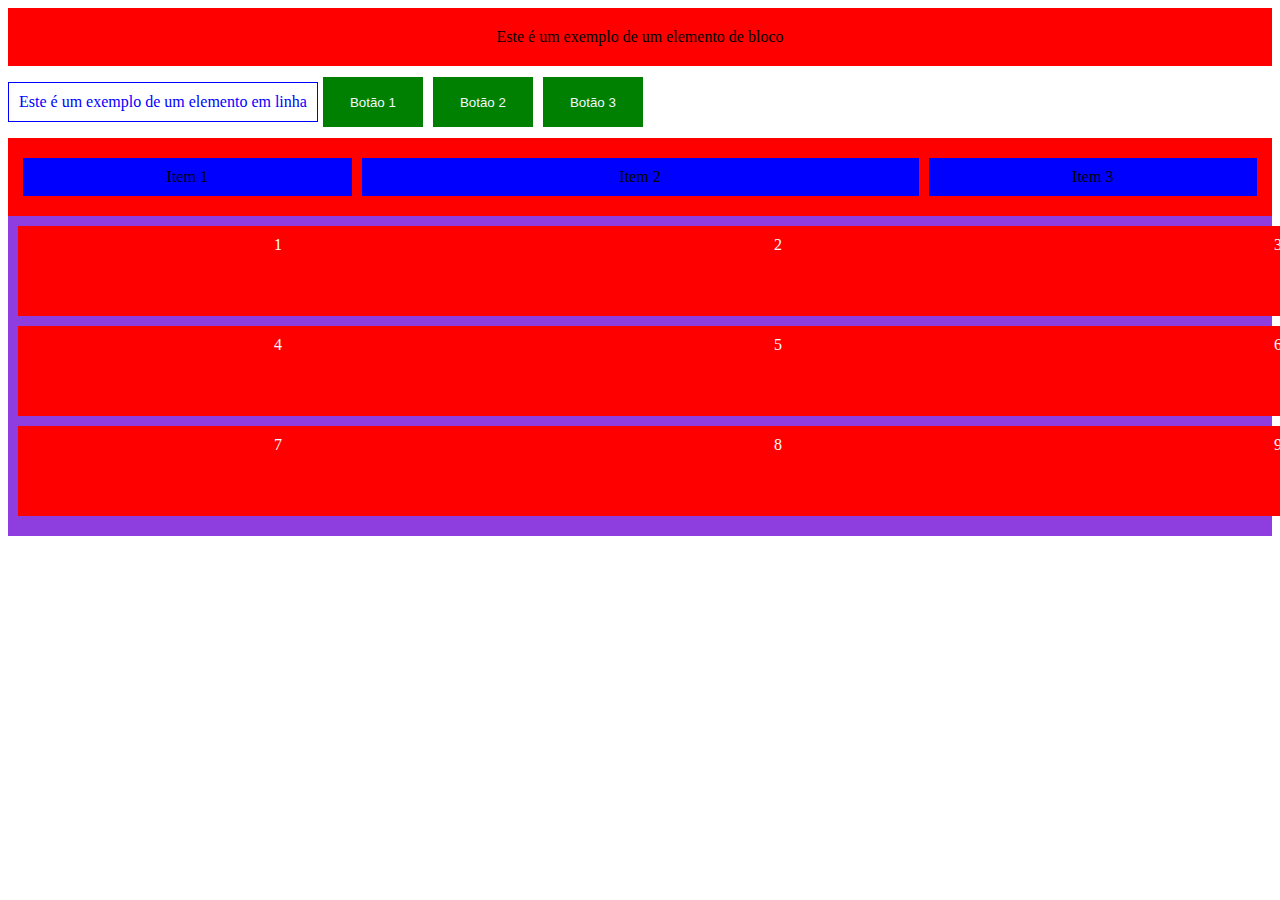
<file: 2º Bimestre/DisplayCSS/index.html>
<!DOCTYPE html>
<html lang="en">
<head>
    <meta charset="UTF-8">
    <meta http-equiv="X-UA-Compatible" content="IE=edge">
    <meta name="viewport" content="width=device-width, initial-scale=1.0">
    <title>Document</title>
    <link rel="stylesheet" href="style.css">
</head>
<body>
    <div class="título">Este é um exemplo de um elemento de bloco</div>

    <div class="white-row">
        <p>Este é um exemplo de um elemento em linha</p>
        <button>Botão 1</button>
        <button>Botão 2</button>
        <button>Botão 3</button>
    </div>

    <div class="red-row">
        <div class="i-1">Item 1</div>
        <div class="i-2">Item 2</div>
        <div class="i-1">Item 3</div>
    </div>

    <div class="purple-row">
        <div class="grid-item">1</div>
        <div class="grid-item">2</div>
        <div class="grid-item">3</div>
        <div class="grid-item">4</div>
        <div class="grid-item">5</div>
        <div class="grid-item">6</div>
        <div class="grid-item">7</div>
        <div class="grid-item">8</div>
        <div class="grid-item">9</div>
    </div>
</body>
</html>
</file>
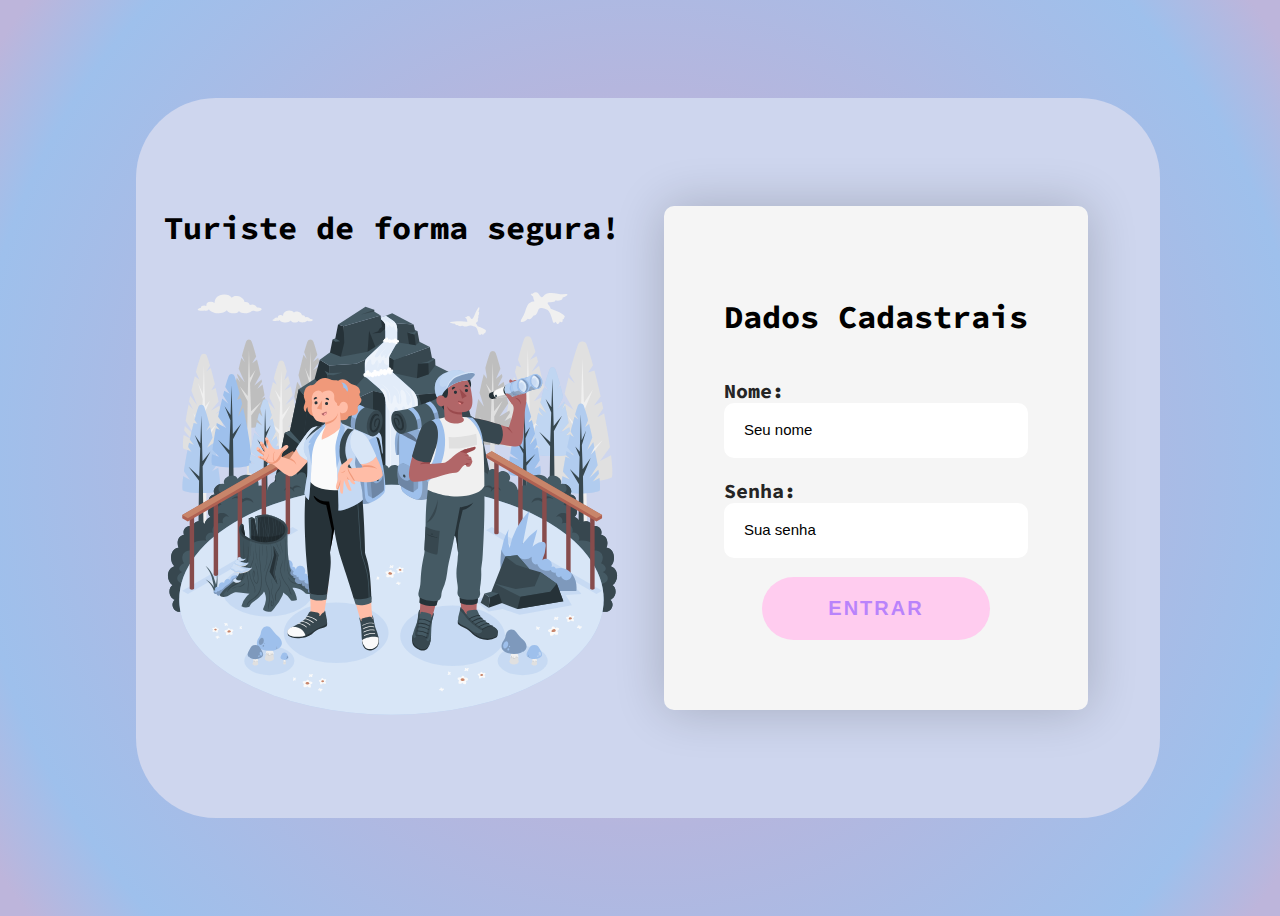
<file: 2º Bimestre/Login/index.html>
<!DOCTYPE html>
<html lang="en">
<head>
    <meta charset="UTF-8">
    <meta http-equiv="X-UA-Compatible" content="IE=edge">
    <meta name="viewport" content="width=device-width, initial-scale=1.0">
    <link rel="stylesheet" href="style.css">
    <title>Turismo</title>
</head>
<body>
    <main>
        <div class="img_side">
            <h1>Turiste de forma segura!</h1>
            <img src="ecotourism-amico.svg" alt="img">
        </div>
       <div class="right">
            <div class="card">
                <h1>Dados Cadastrais</h1>
                    <div class="textfield">
                        <label for="Nome">Nome:</label>
                        <input type="text" class="form-control" placeholder="Seu nome">
                    </div>
                    <div class="textfield">
                        <label for="senha">Senha:</label>
                        <input type="password" class="form-control" placeholder="Sua senha">
                    </div>
                        <button type="submit">Entrar</button>
            </div>
        </div>
    </main>
</body>
</html>
</file>
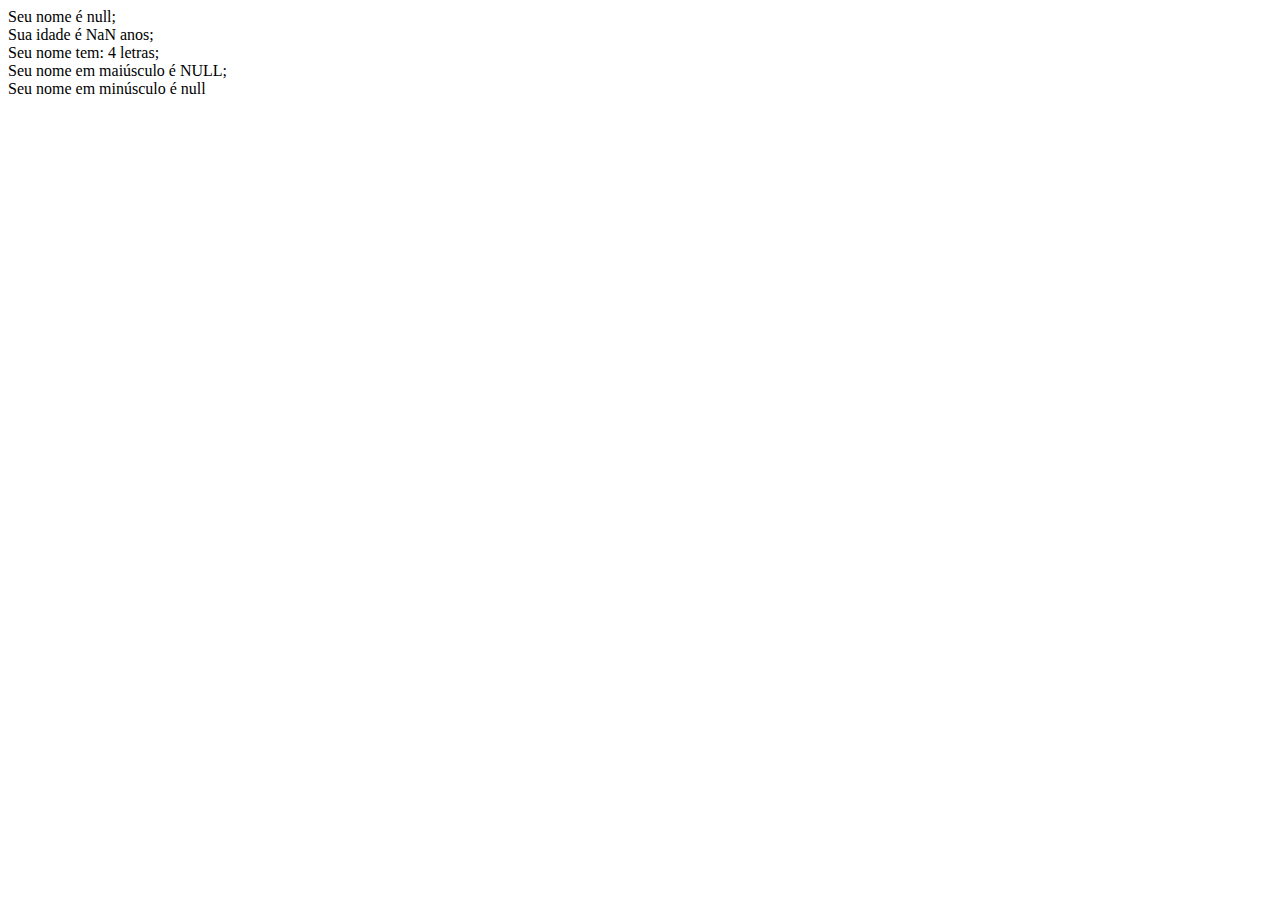
<file: 3° Bimestre/JS1/index.html>
<!DOCTYPE html>
<html lang="en">
<head>
    <meta charset="UTF-8">
    <meta http-equiv="X-UA-Compatible" content="IE=edge">
    <meta name="viewport" content="width=device-width, initial-scale=1.0">
    <title>Minha Primeira aula de JS</title>
</head>
<body>
    <script>

        //var n1 = prompt("Digite um número:").toString()

        //var n2 = String(prompt("Digite o segundo número: "))

        //alert("A soma dos números inteiros digitados é igual a: "+(n1+n2));
        var nome = String(prompt("Digite o seu nome: "));
        var idade = parseInt(prompt("Digite a sua idade: "));

        document.write(`Seu nome é ${nome}; <br>Sua idade é ${idade} anos; <br>Seu nome tem: ${nome.length} letras;<br> Seu nome em maiúsculo é ${nome.toUpperCase()}; <br>Seu nome em minúsculo é ${nome.toLowerCase()}`)
    </script>
</body>
</html>
</file>
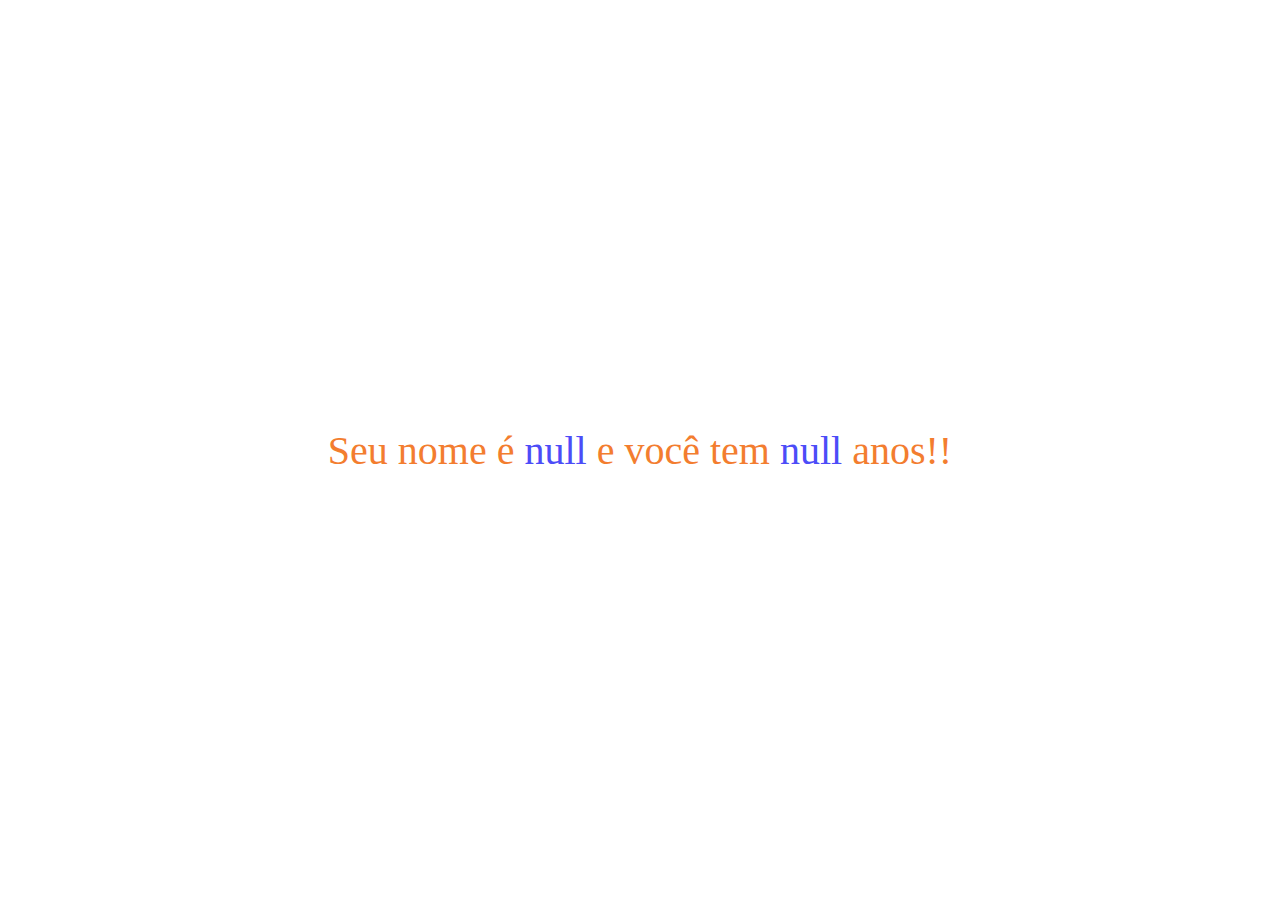
<file: 3° Bimestre/Quiz-Revisão/index.html>
<!DOCTYPE html>
<html lang="pt-br">
<head>
    <meta charset="UTF-8">
    <meta name="viewport" content="width=device-width, initial-scale=1.0">
    <title>Informações do Usuário</title>
    <style>
        body {
            display: flex;
            justify-content: center;
            align-items: center;
            height: 100vh;
            margin: 0;
        }

        p {
            color: #f37d2f;
            font-size: 40px;
            text-align: center;
        }

        .azul {
            color: rgb(76, 76, 248) !important; 
        }
    </style>
</head>
<body>
    <p></p>

    <script>
        document.addEventListener("DOMContentLoaded", function() {
          
            const nome = prompt("Digite seu nome:");
            const idade = prompt("Digite sua idade:");
    
            const frase = `Seu nome é <span class="azul">${nome}</span> e você tem <span class="azul">${idade} </span>anos!!`;

            const paragrafo = document.querySelector("p");
            paragrafo.innerHTML = frase;
        });
    </script>
</body>
</html>
</file>
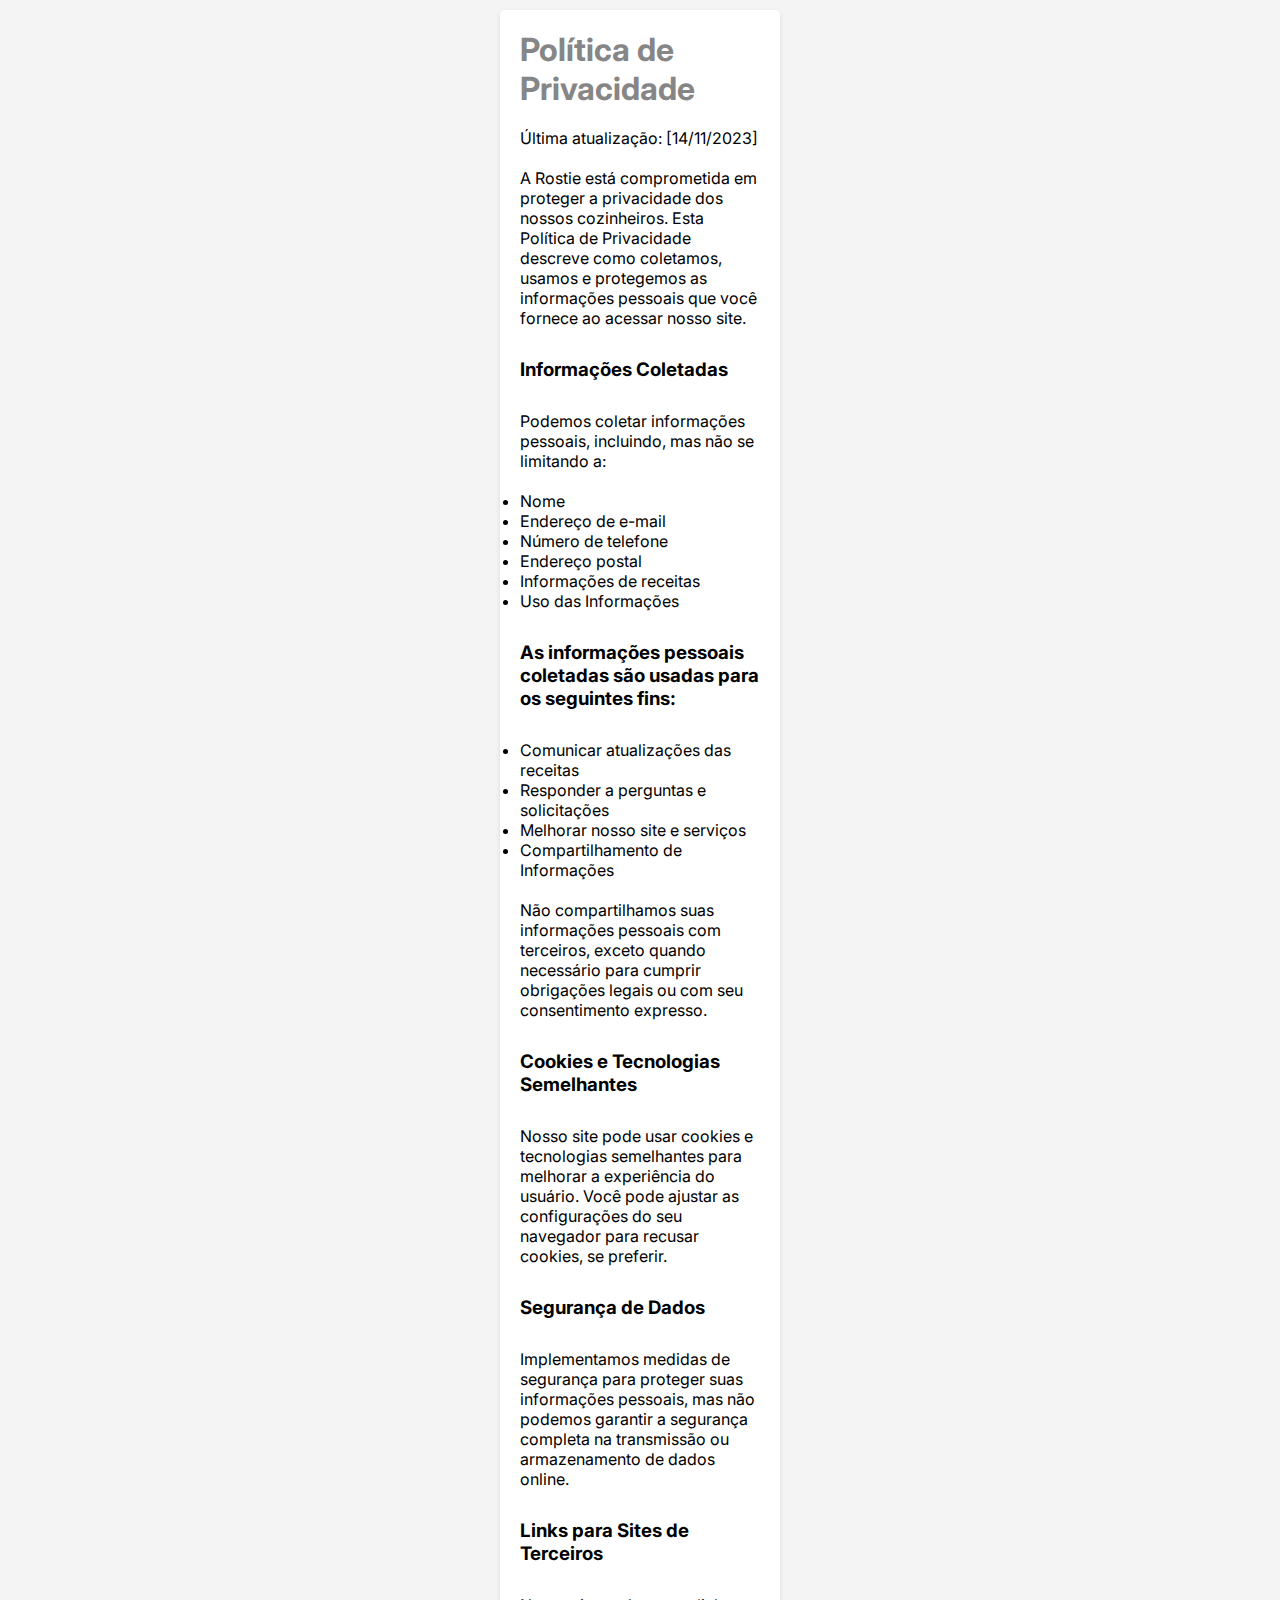
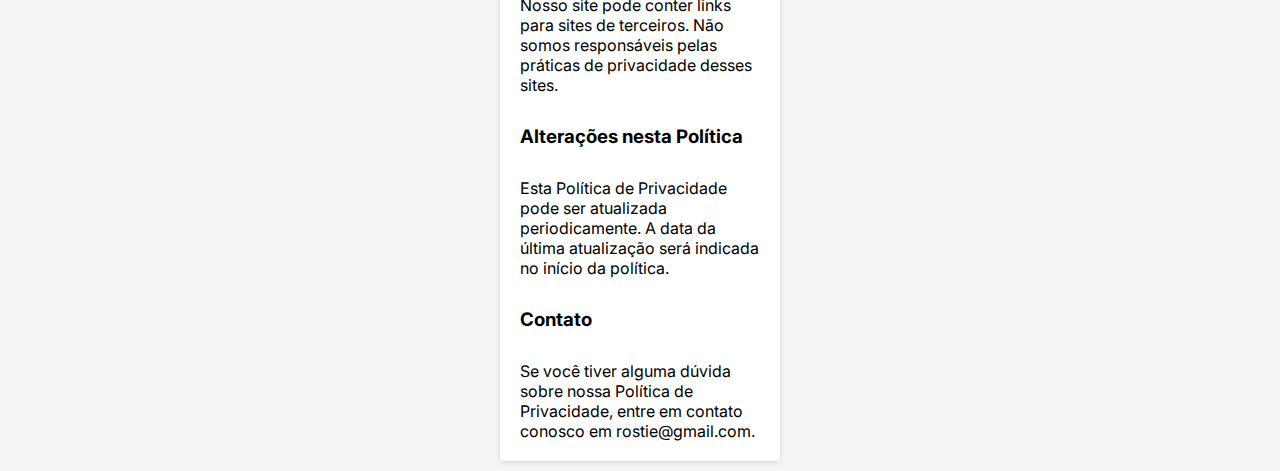
<file: Rostie/Termos/index.html>
<!DOCTYPE html>
<html lang="en">
<head>
    <meta charset="UTF-8">
    <meta name="viewport" content="width=device-width, initial-scale=1.0">
    <link rel="icon" href="public/favicon.svg" type="image/svg+xml">
    <link rel="stylesheet" href="style.css">
    <title>Políticas de Uso</title>
</head>
<body>
    <div class="container">
        <h1>Política de Privacidade</h1>
        <br> <p>Última atualização: [14/11/2023]</p> <br>
        <p>A Rostie está comprometida em proteger a privacidade dos nossos cozinheiros. Esta Política de Privacidade descreve como coletamos, usamos e protegemos as informações pessoais que você fornece ao acessar nosso site.</p>

        <h3>Informações Coletadas</h3>

Podemos coletar informações pessoais, incluindo, mas não se limitando a:<br>

<br><li>Nome</li>
<li>Endereço de e-mail</li>
<li>Número de telefone</li>
<li>Endereço postal</li>
<li>Informações de receitas</li>
<li>Uso das Informações</li>

<h3>As informações pessoais coletadas são usadas para os seguintes fins: <br></h3>

<li>Comunicar atualizações das receitas</li>
<li>Responder a perguntas e solicitações</li>
<li>Melhorar nosso site e serviços</li>
<li>Compartilhamento de Informações</li><br>

Não compartilhamos suas informações pessoais com terceiros, exceto quando necessário para cumprir obrigações legais ou com seu consentimento expresso.

<br><h3>Cookies e Tecnologias Semelhantes</h3>

Nosso site pode usar cookies e tecnologias semelhantes para melhorar a experiência do usuário. Você pode ajustar as configurações do seu navegador para recusar cookies, se preferir.

<h3>Segurança de Dados</h3>

Implementamos medidas de segurança para proteger suas informações pessoais, mas não podemos garantir a segurança completa na transmissão ou armazenamento de dados online.

<h3>Links para Sites de Terceiros</h3>

Nosso site pode conter links para sites de terceiros. Não somos responsáveis pelas práticas de privacidade desses sites.

<h3>Alterações nesta Política</h3>

Esta Política de Privacidade pode ser atualizada periodicamente. A data da última atualização será indicada no início da política.
 
<h3>Contato</h3>

Se você tiver alguma dúvida sobre nossa Política de Privacidade, entre em contato conosco em rostie@gmail.com.

    </div>
</body>
</html>
</file>
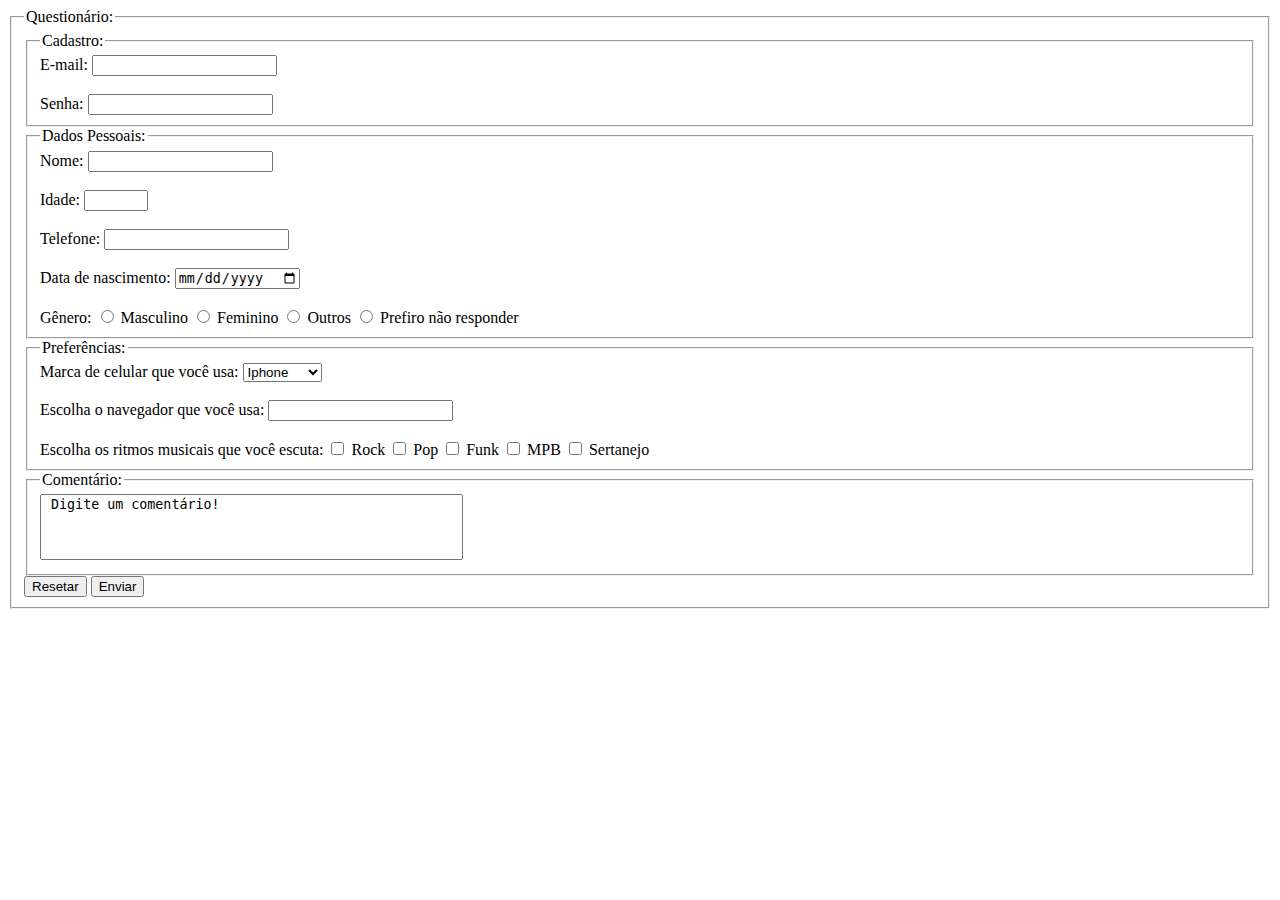
<file: 1º Bimestre/Formulario.html>
<!DOCTYPE html>
<html lang="en">
<head>
    <meta charset="UTF-8">
    <meta http-equiv="X-UA-Compatible" content="IE=edge">
    <meta name="viewport" content="width=device-width, initial-scale=1.0">
    <title>Document</title>
</head>
    <body>
        <form>
            <fieldset>
                <legend>Questionário:</legend>

                <fieldset>
                    <legend>Cadastro:</legend>

                    <label for="email">E-mail:</label>
                    <input type="email" id="email" name="email" required="">
                    <br> 
                    <br>
                    <label for="senha">Senha:</label>
                    <input type="senha" id="senha" name="senha">
                </fieldset>

                <fieldset>
                    <legend>Dados Pessoais:</legend>

                    <label for="nome">Nome:</label>
                    <input type="nome" id="email" name="nome" required="nome">
                    <br> 
                    <br>
                    <label for="idade">Idade:</label>
                    <input type="number" id="idade" name="idade" required="idade" min="7" max="130">           
                    <br> 
                    <br>
                    <label for="telefone">Telefone:</label>
                    <input type="tel" id="telefone" name="telefone" min="11" max="13">
                    <br> 
                    <br>
                    <label for="nascimento">Data de nascimento:</label>
                    <input type="date" id="nascimento" name="nascimento">
                    <br> 
                    <br>
                    <label for="genero">Gênero:</label>
                    <input
                        type="radio"
                        id="genero"
                        name="genero"
                        value="genero"
                    />

                    <label for="masculino">Masculino</label>
                    <input
                        type="radio"
                        id="masculino"
                        name="masculino"
                        value="masculino"
                    />

                    <label for="feminino">Feminino</label>
                    <input
                        type="radio"
                        id="feminino"
                        name="feminino"
                        value="feminino"
                    />

                    <label for="outros">Outros</label>
                    <input
                        type="radio"
                        id="outros"
                        name="outros"
                        value="outros"
                    />

                    <label for="semresposta">Prefiro não responder</label>

                </fieldset>

                   
                <fieldset>
                    <legend>Preferências:</legend>

                    <label for="semresposta">Marca de celular que você usa:</label>
                    <select name="marcas" id="marca">
                        <option value="iphone">Iphone</option>
                        <option value="samsung">Samsung</option>
                        <option value="motorola">Motorola</option>
                        <option value="xiaomi">Xiaomi</option>
                        <option value="lg">LG</option>
                        <option value="positivo">Positivo</option>
                        <option value="outro">Outro</option>

                    </select>
                    <br> 
                    <br>
                    <label for="navegador">Escolha o navegador que você usa:</label>
                    <input type="text" id="navegador" nome="navegador" list="navegador"/>

                    <datalist id="navegador">
                        <option value="Chrome">
                        <option value="Firefox">
                        <option value="Safari">
                        <option value="Edge">
                    </datalist>
                    <br>
                    <br>
                    <label>Escolha os ritmos musicais que você escuta:</label>

                    <input
                        type="checkbox"
                        id="musica"
                        name="rock"
                        value="musica"
                    />

                    <label for="rock">Rock</label>
                    <input
                        type="checkbox"
                        id="musica"
                        name="pop"
                        value="musica"
                    />
    
                    <label for="pop">Pop</label>
                    <input
                        type="checkbox"
                        id="musica"
                        name="funk"
                        value="musica"
                    />
    
                    <label for="funk">Funk</label>
                    <input
                        type="checkbox"
                        id="musica"
                        name="mpb"
                        value="musica"
                    />

                    <label for="mpb">MPB</label>
                    <input
                        type="checkbox"
                        id="musica"
                        name="sertanejo"
                        value="musica"
                    />

                    <label for="sertanejo">Sertanejo</label>
    
                </fieldset>


                <fieldset>
                    <legend>Comentário:</legend>
    
                    <textarea id="comentario" name="comentario" rows="4" cols="50" style="resize: none;"> Digite um comentário!</textarea>

                </fieldset>

            <button type="reset">Resetar</button>
            <button type="submit">Enviar</button>
        </form>

    </body>

</html>
</file>
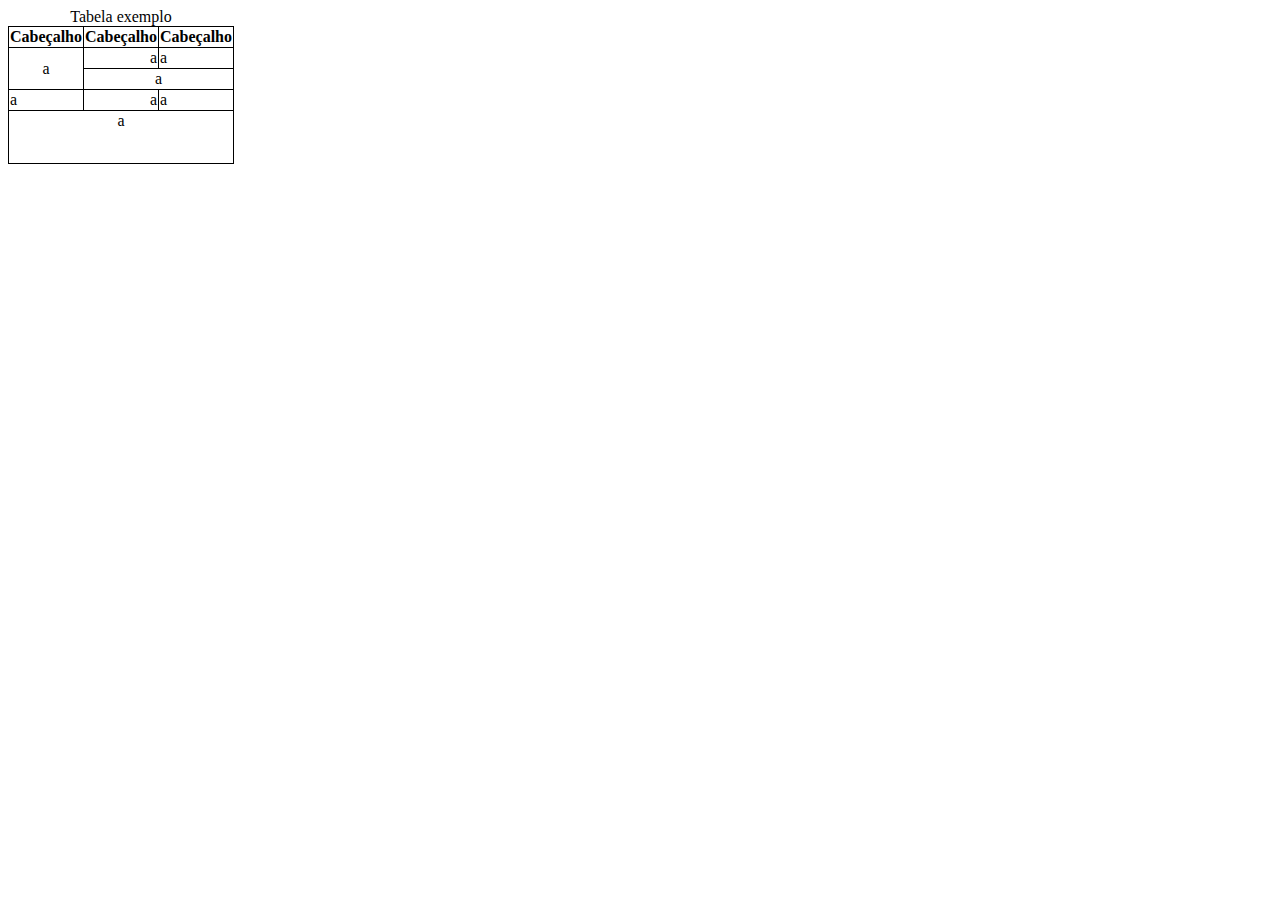
<file: 1º Bimestre/Tabela.html>
<!DOCTYPE html>
<html lang="en">
<head>
    <meta charset="UTF-8">
    <meta http-equiv="X-UA-Compatible" content="IE=edge">
    <meta name="viewport" content="width=device-width, initial-scale=1.0">
    <title>Document</title>
</head>
<body>
    <table style="border: 1px solid black; border-collapse: collapse;">
        <caption>Tabela exemplo</caption>
        <tr>
            <th style="border: 1px solid black">Cabeçalho</th>
            <th style="border: 1px solid rgb(0, 0, 0)">Cabeçalho</th>
            <th style="border: 1px solid black">Cabeçalho</th>
        </tr>
        <tr>
            <td rowspan="2" style="border: 1px solid black; text-align: center;">a</td>
            <td style="border: 1px solid black; text-align: end;">a</td>
            <td style="border: 1px solid black">a</td>
        </tr>
        <tr>
            <td colspan="2" style="border: 1px solid black; text-align: center;">a</td>
        </tr>
        <tr>
            <td style="border: 1px solid black">a</td>
            <td style="text-align: end;">a</td>
            <td style="border: 1px solid black">a</td>
        </tr>
        <tr style="border: 1px solid black;">
            <td colspan="3" style="height: 50px; text-align: center; vertical-align: top; border: 1px solid black; ">a</td>
        </tr>
    </table> 
</body>
</html>
</file>
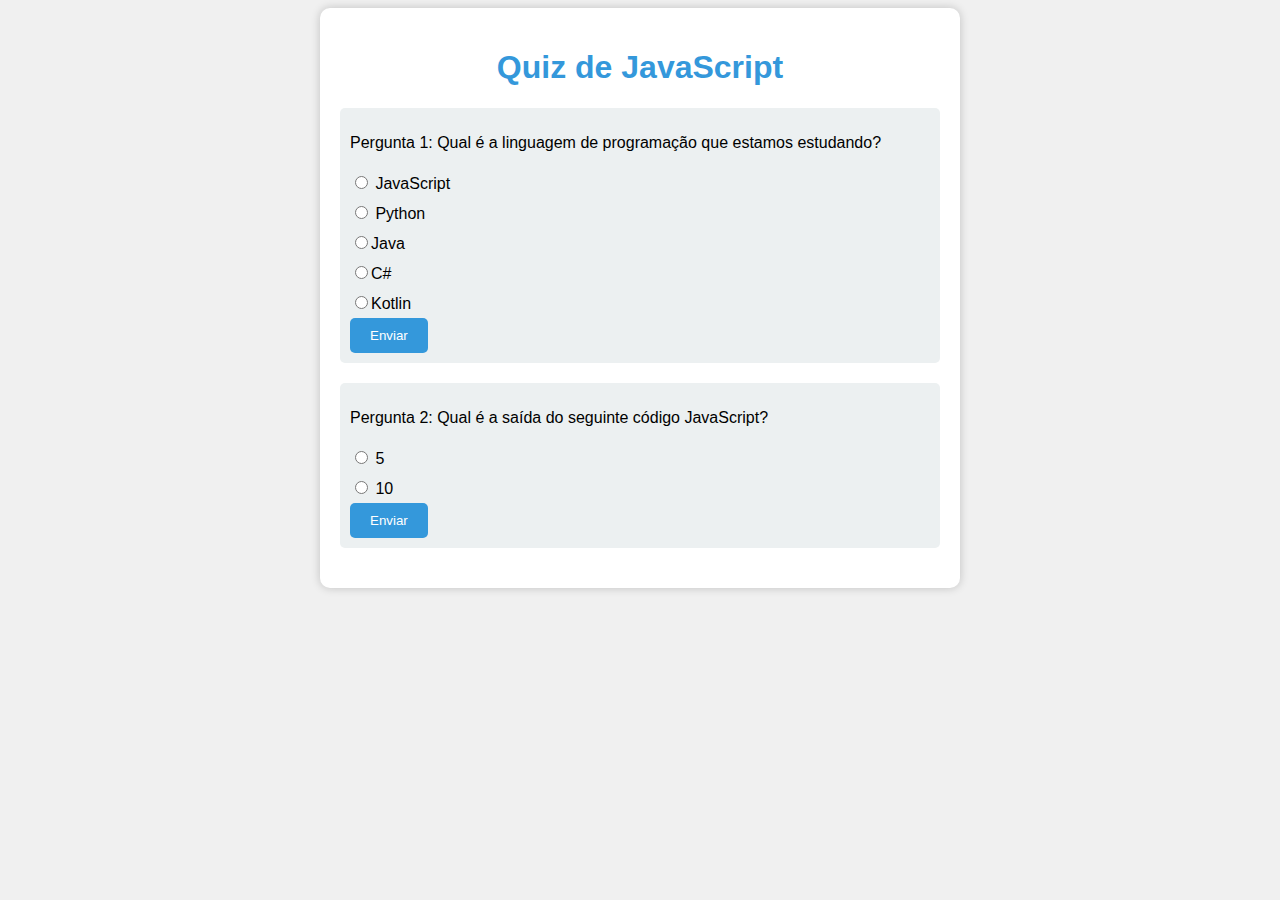
<file: 3° Bimestre/Quiz-Revisão/AtividadeEventos.html>
<!DOCTYPE html>
<html>
<head>
    <title>Quiz de JavaScript</title>
    <style>
        body {
            background-color: #f0f0f0;
            font-family: Arial, sans-serif;
        }

        .container {
            max-width: 600px;
            margin: 0 auto;
            padding: 20px;
            background-color: #ffffff;
            border-radius: 10px;
            box-shadow: 0 0 10px rgba(0, 0, 0, 0.2);
        }

        h1 {
            color: #3498db;
            text-align: center;
        }

        .question {
            margin-bottom: 20px;
            padding: 10px;
            background-color: #ecf0f1;
            border-radius: 5px;
        }

        .options {
            display: flex;
            flex-direction: column;
        }

        .option {
            margin: 5px 0;
        }

        .submit-button {
            background-color: #3498db;
            color: #ffffff;
            padding: 10px 20px;
            border: none;
            border-radius: 5px;
            cursor: pointer;
        }

        .tag {
            display: none;
            margin-top: 10px;
            padding: 5px;
            border-radius: 5px;
            font-weight: bold;
        }

        .correct {
            background-color: #2ecc71;
            color: #ffffff;
        }

        .incorrect {
            background-color: #e74c3c;
            color: #ffffff;
        }
    </style>
</head>
<body>
    <div class="container">
        <h1>Quiz de JavaScript</h1>

        <div class="question">
            <p>Pergunta 1: Qual é a linguagem de programação que estamos estudando?</p>
            <div class="options">
                <label class="option"><input type="radio" name="q1" value="javascript"> JavaScript</label>
                <label class="option"><input type="radio" name="q1" value="python"> Python</label>
                <label class="option"><input type="radio" name="q1" value="java">Java</label>
                <label class="option"><input type="radio" name="q1" value="c#">C#</label>
                <label class="option"><input type="radio" name="q1" value="kotlin">Kotlin</label>
            </div>
            <button class="submit-button" id="submit-button">Enviar</button>
            <span class="tag correct">Correto!</span>
            <span class="tag incorrect">Incorreto.</span>
        </div>

        <!-- Repita o mesmo padrão para as próximas questões -->

        <div class="question">
            <p>Pergunta 2: Qual é a saída do seguinte código JavaScript?</p>
            <div class="options">
                <label class="option"><input type="radio" name="q2" value="5"> 5</label>
                <label class="option"><input type="radio" name="q2" value="10"> 10</label>
            </div>
            <button class="submit-button" id="submit-button">Enviar</button>
            <span class="tag correct">Correto!</span>
            <span class="tag incorrect">Incorreto.</span>
        </div>

        <!-- Repita o mesmo padrão para as próximas questões -->
    </div>

    <script>
        var firstAnswer = document.getElementsByName("q1")
        var submitButton = document.getElementById("submit-button").onclick = isChecked

        function isChecked() {
            firstAnswer.forEach((child)=>{
                if (child.checked && child.value == "javascript") {
                    document.getElementsByClassName("correct")[0].style.display = "flex"
                    document.getElementsByClassName("incorrect")[0].style.display = "none"


                }else if (child.checked && child.value !== "javascript") {
                    document.getElementsByClassName("correct")[0].style.display = "none"
                    document.getElementsByClassName("incorrect")[0].style.display = "flex"
                }  
            })
        }
        

        




    </script>
</body>
</html>
</file>
<file: 2º Bimestre/DisplayCSS/style.css>
.título {
    background-color: red;
    padding: 20px;
    text-align: center;
}

.white-row {
    display: flex;
    align-items: center;
}

.white-row p {
    color: blue;
    border: 1px solid;
    padding: 10px;

}

.white-row button {
    background-color: green;
    color: aliceblue;
    width: 100px;
    height: 50px;
    margin: 5px;
    border: none;
}

.red-row {
    display: flex;
    background-color: red;
    padding: 10px;
}

.red-row div { 
    background-color: blue;
    padding: 10px 50px; 
    margin: 10px 5px; 
    text-align: center;
}

.i-1 {
    flex: 1;
}

.i-2 {
    flex: 2;
}

.purple-row {
    background-color: rgb(142, 61, 223);
    display: grid; 
    grid-template-columns: repeat(3, 500px);
    grid-template-rows: repeat(3, 100px);
    padding: 10px;
}

.grid-item {
    width: 100%;
    color: white;
    background-color: red;
    text-align: center;
    margin-bottom: 10px; 
    padding: 10px;
}
</file>
<file: 2º Bimestre/Login/style.css>
@import url('https://fonts.googleapis.com/css2?family=Source+Code+Pro:wght@300;400;500;700&display=swap');

* {
    box-sizing: border-box;
}

body {
    font-family: 'Source Code Pro', monospace;
    background: radial-gradient(circle, rgba(237,189,210,1) 3%, rgba(181,182,222,1) 47%, rgba(158,192,236,1) 85%, rgba(189,181,219,1) 97%);
    display: flex;
    justify-content: center;
    align-items: center;
    height: 100vh;
    width: 100vw;
}

main {
    display: flex;
    justify-content: center;
    align-items: center;
    height: 80vh;
    width: 80vw;
    background-color: #ced6ee;
    border-radius: 80px;
}
.left {
    display: flex;
    justify-content: center;
    align-items: center;
    text-align: center;
    height: 100%;
    width: 50%;
    flex-direction: column;
}
.left h1 {
    width: 80%;
}
.left img {
    width: 80%;
}
.right {
    display: flex;
    justify-content: center;
    align-items: center;
    height: 100%;
    width: 50%;
}

.card {
    background-color: #f5f5f5;
    border-radius: 10px;
    padding: 60px;
    box-sizing: border-box;
    display: flex;
    flex-direction: column;
    align-items: center;
    justify-content: space-around;
    box-shadow: 0px 0px 50px 0px rgba(0, 0, 0, 0.2);
    height: 70%;
    cursor: pointer;
    transition: .5s ease-in;
}
.card:hover{
    box-shadow: 0px 0px 50px 0px rgba(0, 0, 0, 0.5);
}
.textfield {
    width: 100%;
    box-sizing: border-box;
    background-color: #f5f5f5;
}
.textfield label {
    font-size: 20px;
    font-weight: bold;
    color: #252525;
}
.textfield input {
    width: 100%;
    padding: 20px;
    box-sizing: border-box;
    outline: none;
    border: none;
    border-radius: 10px;
}
.textfield input:hover {
    background-color: #ced6ee;
}

.textfield input::placeholder {
    color: #000000;
    font-size: 15px;
}

button {
    background-color: #ffccef;
    border-radius: 80px;
    padding: 20px;
    font-size: 20px;
    text-transform: uppercase;
    color: #b983fb;
    font-weight: bold;
    letter-spacing: 2px;
    border: none;
    width: 75%;
    cursor: pointer;
    box-shadow: #000000;
}

button:hover {
    background-color: #bac7ee;
}

@media screen and (max-width: 600px) {
    main {
        width: 100%;
        height: 100%;
        flex-direction: column;
    }
    .left > h1 {
        display: none;
    }
    .left {
        width: 100%;
        height: auto !important;
    }
    .left > image {
        width: 50vw;
    }
    .right {
        width: 100%;
        height: auto!important;
    }
    button {
        margin-top: 20px;
    }
    .card {
        width: 100%;
        height: auto!important;
        background-color: #fff;
        box-shadow: none;
        align-items: center;
    }
    .card:hover {
        box-shadow: none;
    }
    .textfield {
        width: 100%;
        height: auto!important;
        background-color: #fff;
    }
    input {
        width: 100%;
        height: auto!important;
        background-color: #f5f5f5;
    }
    }
</file>
<file: Rostie/Termos/style.css>
@import url('https://fonts.googleapis.com/css2?family=Inter:wght@100;200;300;400;500;600;700;800;900&display=swap');

* {
    font-family: 'Inter', sans-serif;
    margin: 0;
    box-sizing: border-box;
}
body {
    margin: 10px 500px ;
    padding: 0;
    background-color: #f4f4f4;
}
    h1 {
    color: #868686;
}

h3 {
    padding: 30px 0;
}

.container {
    background-color: #fff;
    padding: 20px;
    border-radius: 5px;
    box-shadow: 0 2px 5px rgba(0, 0, 0, 0.1);
}
span {
    text-decoration: underline;
}
</file>
